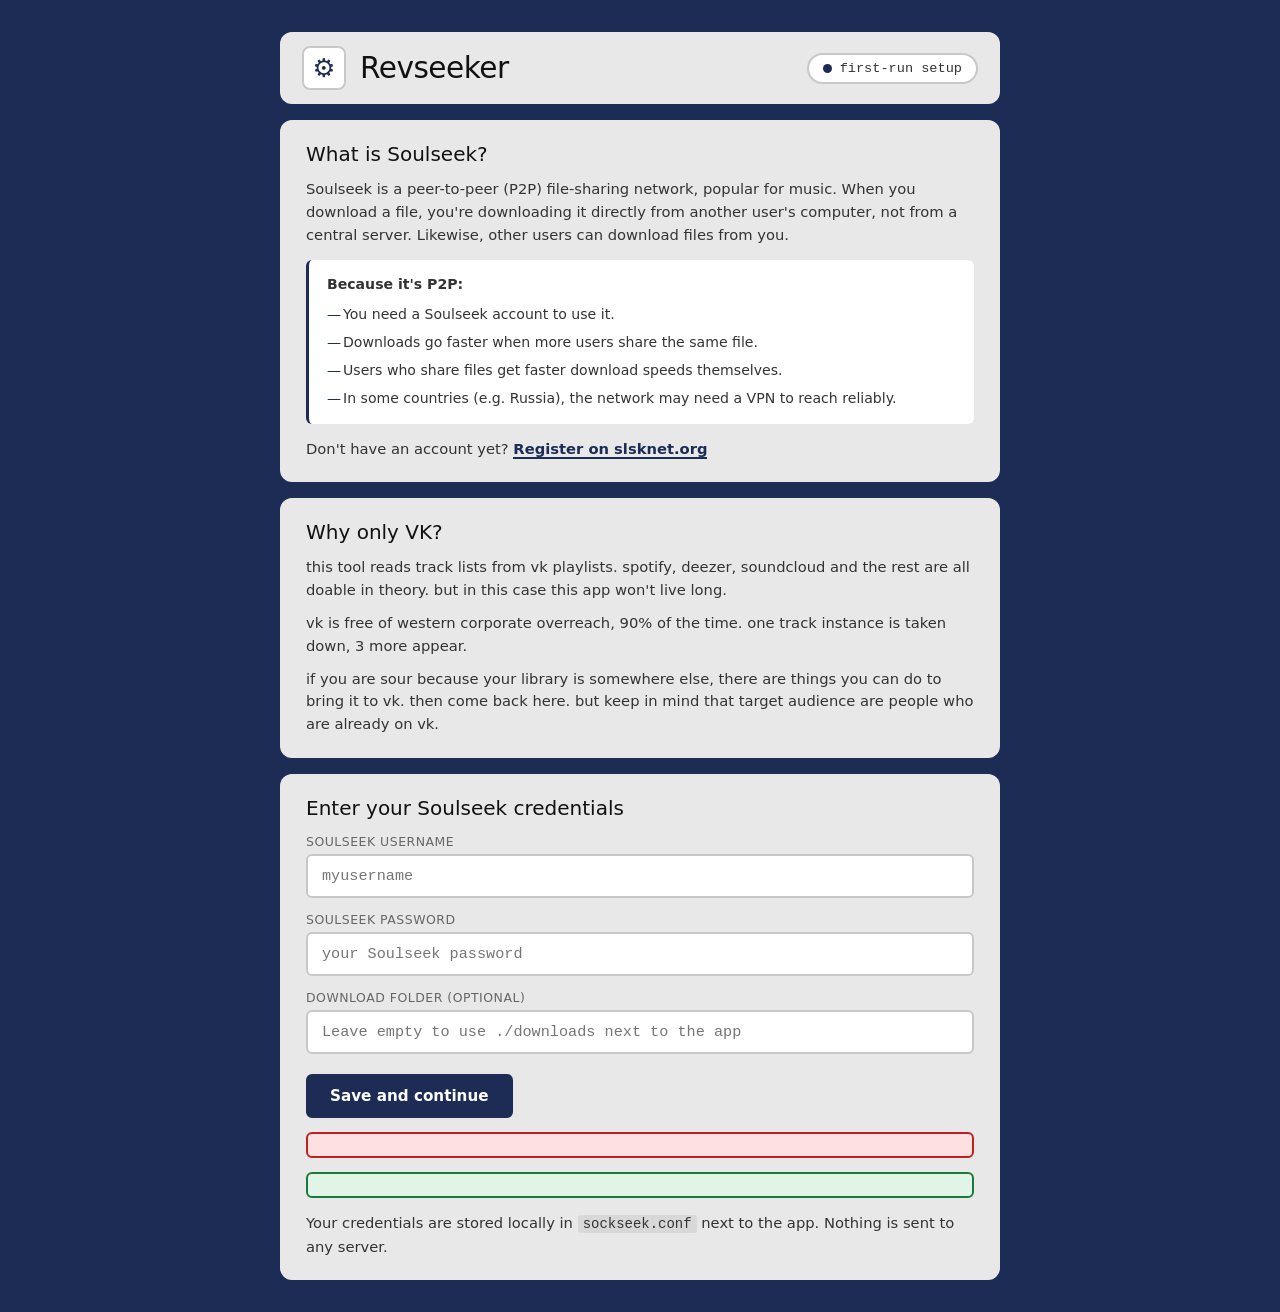
<file: setup.html>
<!DOCTYPE html>
<html lang="en">
<head>
    <meta charset="UTF-8">
    <title>Setup - Revseeker</title>
    <style>
        * { margin: 0; padding: 0; box-sizing: border-box; }

        body {
            font-family: 'Segoe UI', 'Inter', system-ui, sans-serif;
            background: #1c2c54;
            color: #111;
            min-height: 100vh;
            display: flex;
            align-items: center;
            justify-content: center;
            padding: 32px 20px;
        }

        .setup-shell {
            width: 100%;
            max-width: 720px;
            display: flex;
            flex-direction: column;
            gap: 16px;
        }

        .brand {
            display: flex;
            align-items: center;
            gap: 14px;
            background: #e8e8e8;
            padding: 14px 22px;
            border-radius: 12px;
        }
        .brand-mark {
            width: 44px;
            height: 44px;
            display: flex;
            align-items: center;
            justify-content: center;
            font-size: 1.6em;
            color: #1c2c54;
            background: #fff;
            border: 2px solid #c8c8c8;
            border-radius: 8px;
        }
        .brand-name {
            font-size: 1.85em;
            font-weight: 400;
            color: #111;
            letter-spacing: -0.5px;
        }
        .brand-spacer { flex: 1; }
        .step-chip {
            display: flex;
            align-items: center;
            gap: 8px;
            padding: 6px 14px;
            background: #fff;
            border: 2px solid #c8c8c8;
            border-radius: 999px;
            font-size: 0.85em;
            color: #333;
            font-family: 'Consolas', monospace;
        }
        .step-chip .dot {
            width: 9px;
            height: 9px;
            border-radius: 50%;
            background: #1c2c54;
        }

        .card {
            background: #e8e8e8;
            border-radius: 12px;
            padding: 22px 26px;
        }
        .card h2 {
            font-size: 1.25em;
            font-weight: 400;
            color: #111;
            margin-bottom: 12px;
        }

        .card p {
            font-size: 0.92em;
            line-height: 1.55;
            color: #333;
            margin-bottom: 10px;
        }
        .card p:last-child { margin-bottom: 0; }

        .card a {
            color: #1c2c54;
            font-weight: 600;
            text-decoration: none;
            border-bottom: 2px solid #1c2c54;
        }
        .card a:hover {
            color: #2a3f70;
            border-color: #2a3f70;
        }

        .notice {
            background: #fff;
            border-left: 3px solid #1c2c54;
            padding: 14px 18px;
            margin: 14px 0;
            border-radius: 6px;
            font-size: 0.88em;
            line-height: 1.55;
            color: #333;
        }
        .notice ul {
            list-style: none;
            padding: 0;
            margin: 8px 0 0 0;
        }
        .notice ul li {
            padding-left: 16px;
            position: relative;
            margin-bottom: 6px;
        }
        .notice ul li:last-child { margin-bottom: 0; }
        .notice ul li::before {
            content: '\2014';
            position: absolute;
            left: 0;
            color: #1c2c54;
        }

        label {
            display: block;
            font-size: 0.78em;
            color: #666;
            text-transform: uppercase;
            letter-spacing: 0.5px;
            margin-bottom: 5px;
            margin-top: 14px;
        }

        input[type="text"],
        input[type="password"] {
            width: 100%;
            padding: 11px 14px;
            background: #fff;
            border: 2px solid #c8c8c8;
            border-radius: 6px;
            font-family: 'Consolas', monospace;
            font-size: 0.95em;
            color: #111;
            transition: border-color 0.15s;
        }
        input:focus {
            outline: none;
            border-color: #1c2c54;
        }

        .actions {
            display: flex;
            gap: 10px;
            margin-top: 20px;
        }

        button {
            padding: 11px 22px;
            border: 2px solid #1c2c54;
            background: #1c2c54;
            color: #fff;
            font-weight: 600;
            font-size: 0.95em;
            border-radius: 6px;
            cursor: pointer;
            font-family: inherit;
            transition: background 0.15s, color 0.15s;
        }
        button:hover:not(:disabled) { background: #2a3f70; }
        button:disabled { opacity: 0.5; cursor: not-allowed; }

        .status {
            margin-top: 14px;
            padding: 11px 16px;
            border-radius: 6px;
            font-size: 0.88em;
            line-height: 1.45;
            display: none;
        }
        .status.error {
            display: block;
            background: #ffe0e0;
            border: 2px solid #c02020;
            color: #8a1010;
        }
        .status.success {
            display: block;
            background: #e0f5e5;
            border: 2px solid #1a7a3a;
            color: #0a4a1a;
        }

        .hint {
            font-size: 0.8em;
            color: #555;
            margin-top: 14px;
            line-height: 1.5;
        }
        .hint code {
            background: #d8d8d8;
            padding: 1px 5px;
            border-radius: 3px;
            font-family: 'Consolas', monospace;
            font-size: 0.95em;
        }
    </style>
</head>
<body>
<div class="setup-shell">

    <header class="brand">
        <div class="brand-mark">&#9881;</div>
        <div class="brand-name">Revseeker</div>
        <div class="brand-spacer"></div>
        <div class="step-chip"><span class="dot"></span>first-run setup</div>
    </header>

    <div class="card">
        <h2>What is Soulseek?</h2>
        <p>
            Soulseek is a peer-to-peer (P2P) file-sharing network, popular for music.
            When you download a file, you're downloading it directly from another
            user's computer, not from a central server. Likewise, other users can
            download files from you.
        </p>
        <div class="notice">
            <strong>Because it's P2P:</strong>
            <ul>
                <li>You need a Soulseek account to use it.</li>
                <li>Downloads go faster when more users share the same file.</li>
                <li>Users who share files get faster download speeds themselves.</li>
                <li>In some countries (e.g. Russia), the network may need a VPN to reach reliably.</li>
            </ul>
        </div>
        <p>
            Don't have an account yet?
            <a href="https://www.slsknet.org/news/node/1" target="_blank" rel="noopener">
                Register on slsknet.org
            </a>
        </p>
    </div>
    <div class="card">
        <h2>Why only VK?</h2>
        <p>
            this tool reads track lists from vk playlists. spotify, deezer,
            soundcloud and the rest are all doable in theory. but in this case this app won't live long.
        </p>
        <p>
            vk is free of western corporate overreach, 90% of the time. 
            one track instance is taken down, 3 more appear.
        </p>
        <p>
            if you are sour because your library is somewhere else, there are things you can do to 
            bring it to vk. then come back here.

            but keep in mind that target audience are people who are already on vk.
        </p>
    </div>
    <div class="card">
        <h2>Enter your Soulseek credentials</h2>
        <form id="setupForm">
            <label for="username">Soulseek username</label>
            <input type="text" id="username" placeholder="myusername"
                   autocomplete="off" required>

            <label for="password">Soulseek password</label>
            <input type="password" id="password" placeholder="your Soulseek password"
                   autocomplete="off" required>

            <label for="outputDir">Download folder (optional)</label>
            <input type="text" id="outputDir"
                   placeholder="Leave empty to use ./downloads next to the app">

            <div class="actions">
                <button type="submit" id="submitBtn">Save and continue</button>
            </div>

            <div id="errorBox" class="status error"></div>
            <div id="okBox" class="status success"></div>

            <p class="hint">
                Your credentials are stored locally in <code>sockseek.conf</code>
                next to the app. Nothing is sent to any server.
            </p>
        </form>
    </div>

</div>

<script>
document.getElementById('setupForm').addEventListener('submit', async (e) => {
    e.preventDefault();
    const btn = document.getElementById('submitBtn');
    const err = document.getElementById('errorBox');
    const ok = document.getElementById('okBox');
    btn.disabled = true;
    btn.textContent = 'Saving...';
    err.style.display = 'none';
    ok.style.display = 'none';

    const fd = new FormData();
    fd.append('soulseek_username', document.getElementById('username').value);
    fd.append('soulseek_password', document.getElementById('password').value);
    fd.append('output_dir', document.getElementById('outputDir').value);

    try {
        const r = await fetch('/api/setup', { method: 'POST', body: fd });
        if (!r.ok) {
            const d = await r.json().catch(() => ({}));
            throw new Error(d.detail || 'Setup failed');
        }
        ok.textContent = 'Setup complete. Redirecting...';
        ok.style.display = 'block';
        setTimeout(() => { window.location.href = '/'; }, 800);
    } catch (ex) {
        err.textContent = ex.message;
        err.style.display = 'block';
    } finally {
        btn.disabled = false;
        btn.textContent = 'Save and continue';
    }
});
</script>
</body>
</html>
</file>
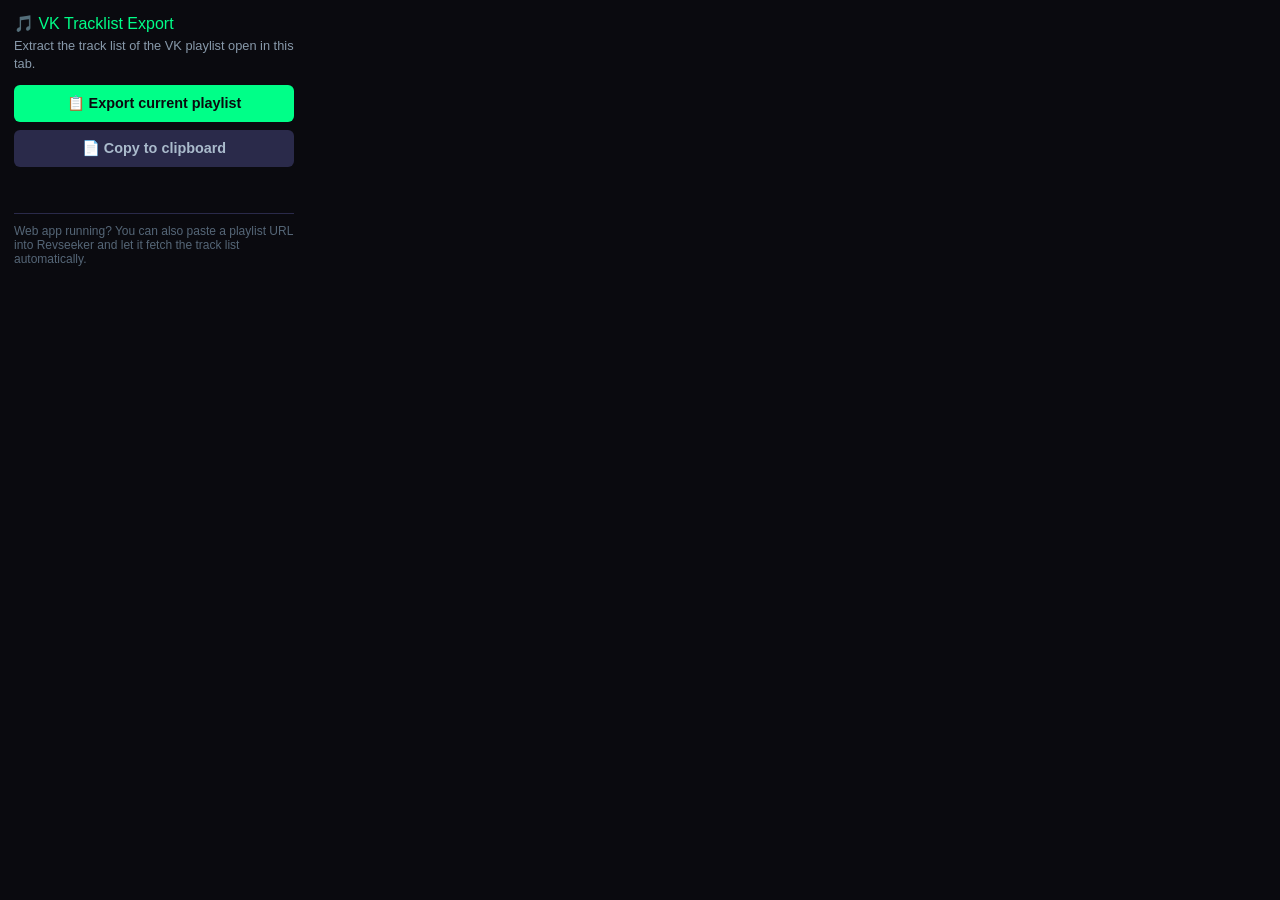
<file: exntesion/popup.html>
<!DOCTYPE html>
<html>
<head>
    <meta charset="UTF-8">
    <style>
        body {
            width: 280px;
            padding: 14px;
            font-family: 'Segoe UI', sans-serif;
            background: #0a0a0f;
            color: #d0d0d0;
            margin: 0;
        }
        h3 {
            color: #00ff88;
            margin: 0 0 4px;
            font-size: 1em;
            font-weight: 500;
        }
        p {
            font-size: 0.8em;
            color: #8899aa;
            margin: 0 0 12px;
            line-height: 1.4;
        }
        button {
            width: 100%;
            background: #00ff88;
            color: #0a0a0f;
            border: none;
            padding: 10px;
            border-radius: 6px;
            font-weight: bold;
            cursor: pointer;
            font-size: 0.9em;
            margin-bottom: 8px;
        }
        button:hover { background: #00cc66; }
        button:disabled { opacity: 0.5; cursor: not-allowed; }
        button.secondary {
            background: #2a2a4a;
            color: #aabbcc;
        }
        button.secondary:hover { background: #3a3a5a; }
        #status {
            margin-top: 10px;
            font-size: 0.82em;
            color: #88ccff;
            min-height: 1.2em;
            line-height: 1.4;
        }
        .error { color: #ff6677 !important; }
        .success { color: #00ff88 !important; }
        .hint {
            font-size: 0.75em;
            color: #556677;
            margin-top: 12px;
            padding-top: 10px;
            border-top: 1px solid #2a2a4a;
        }
    </style>
</head>
<body>
    <h3>🎵 VK Tracklist Export</h3>
    <p>Extract the track list of the VK playlist open in this tab.</p>

    <button id="exportCurrentBtn">📋 Export current playlist</button>
    <button id="copyCurrentBtn" class="secondary">📄 Copy to clipboard</button>

    <div id="status"></div>

    <div class="hint">
        Web app running? You can also paste a playlist URL into Revseeker
        and let it fetch the track list automatically.
    </div>

    <script src="popup.js"></script>
</body>
</html>
</file>
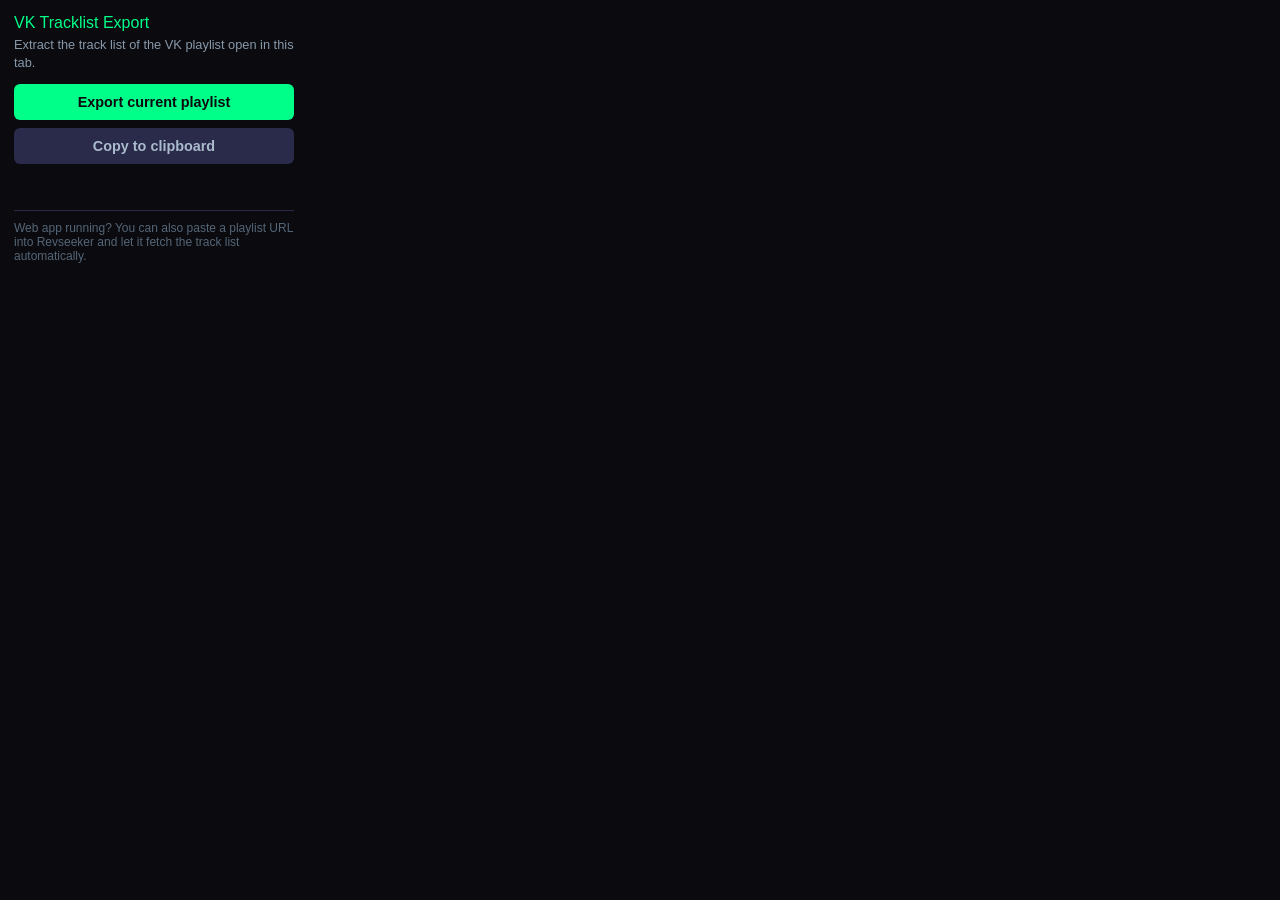
<file: extension/popup.html>
<!DOCTYPE html>
<html>
<head>
    <meta charset="UTF-8">
    <style>
        body {
            width: 280px;
            padding: 14px;
            font-family: 'Segoe UI', sans-serif;
            background: #0a0a0f;
            color: #d0d0d0;
            margin: 0;
        }
        h3 {
            color: #00ff88;
            margin: 0 0 4px;
            font-size: 1em;
            font-weight: 500;
        }
        p {
            font-size: 0.8em;
            color: #8899aa;
            margin: 0 0 12px;
            line-height: 1.4;
        }
        button {
            width: 100%;
            background: #00ff88;
            color: #0a0a0f;
            border: none;
            padding: 10px;
            border-radius: 6px;
            font-weight: bold;
            cursor: pointer;
            font-size: 0.9em;
            margin-bottom: 8px;
        }
        button:hover { background: #00cc66; }
        button:disabled { opacity: 0.5; cursor: not-allowed; }
        button.secondary {
            background: #2a2a4a;
            color: #aabbcc;
        }
        button.secondary:hover { background: #3a3a5a; }
        #status {
            margin-top: 10px;
            font-size: 0.82em;
            color: #88ccff;
            min-height: 1.2em;
            line-height: 1.4;
        }
        .error { color: #ff6677 !important; }
        .success { color: #00ff88 !important; }
        .hint {
            font-size: 0.75em;
            color: #556677;
            margin-top: 12px;
            padding-top: 10px;
            border-top: 1px solid #2a2a4a;
        }
    </style>
</head>
<body>
    <h3>VK Tracklist Export</h3>
    <p>Extract the track list of the VK playlist open in this tab.</p>

    <button id="exportCurrentBtn">Export current playlist</button>
    <button id="copyCurrentBtn" class="secondary">Copy to clipboard</button>

    <div id="status"></div>

    <div class="hint">
        Web app running? You can also paste a playlist URL into Revseeker
        and let it fetch the track list automatically.
    </div>

    <script src="popup.js"></script>
</body>
</html>
</file>
